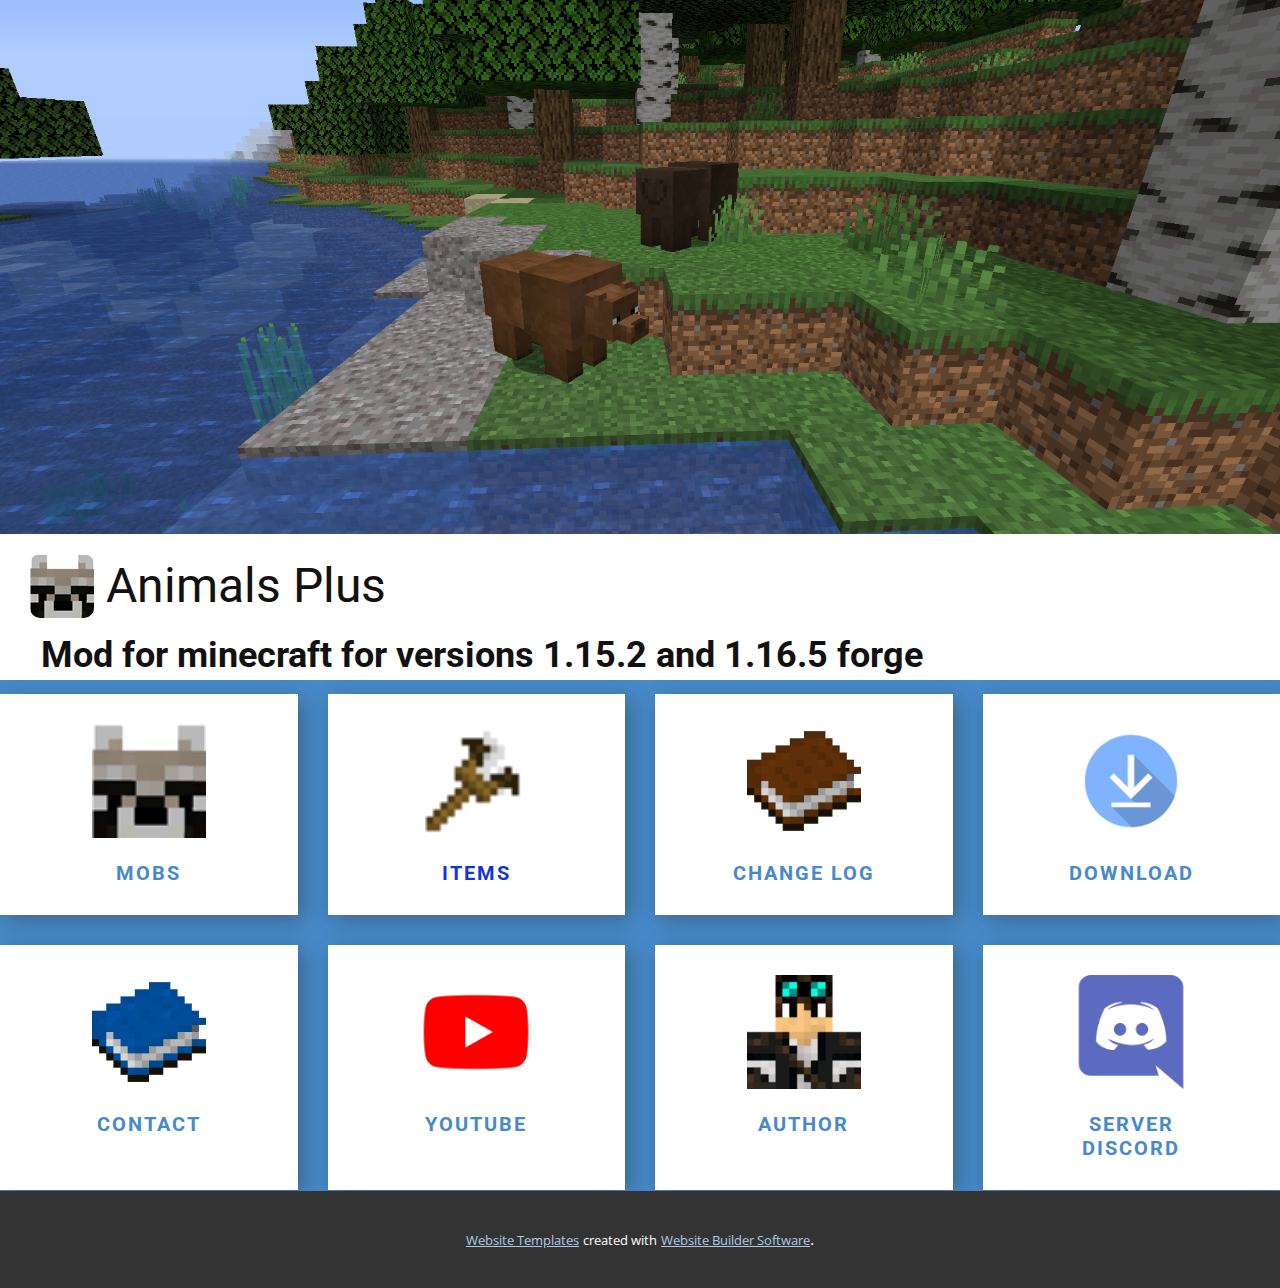
<file: index.html>
<!DOCTYPE html>
<html style="font-size: 16px;">
  <head>
    <meta name="viewport" content="width=device-width, initial-scale=1.0">
    <meta charset="utf-8">
    <meta name="keywords" content="Animals Plus, Mod for minecraft for versions 1.15.2 and 1.16.5 forge">
    <meta name="description" content="">
    <meta name="page_type" content="np-template-header-footer-from-plugin">
    <title>Home</title>
    <link rel="stylesheet" href="nicepage.css" media="screen">
<link rel="stylesheet" href="Home.css" media="screen">
    <script class="u-script" type="text/javascript" src="jquery.js" defer=""></script>
    <script class="u-script" type="text/javascript" src="nicepage.js" defer=""></script>
    <meta name="generator" content="Nicepage 3.18.2, nicepage.com">
    <link id="u-theme-google-font" rel="stylesheet" href="https://fonts.googleapis.com/css?family=Roboto:100,100i,300,300i,400,400i,500,500i,700,700i,900,900i|Open+Sans:300,300i,400,400i,600,600i,700,700i,800,800i">
    
    
    <script type="application/ld+json">{
		"@context": "http://schema.org",
		"@type": "Organization",
		"name": ""
}</script>
    <meta name="theme-color" content="#478ac9">
    <meta property="og:title" content="Home">
    <meta property="og:type" content="website">
  </head>
  <body data-home-page="Home.html" data-home-page-title="Home" class="u-body">
    <section class="u-clearfix u-grey-5 u-section-1" id="carousel_2e33">
      <div class="u-absolute-hcenter-md u-absolute-hcenter-sm u-absolute-hcenter-xs u-expanded u-palette-1-base u-shape u-shape-rectangle u-shape-1"></div>
      <img class="u-expanded-width u-image u-image-1" src="images/2021-06-23_12.png" data-image-width="1600" data-image-height="834">
      <div class="u-align-left u-container-style u-group u-white u-group-1">
        <div class="u-container-layout u-container-layout-1">
          <img class="u-image u-image-round u-preserve-proportions u-radius-10 u-image-2" src="images/637537427555708244.png?rand=3f7e" alt="" data-image-width="64" data-image-height="64">
          <h2 class="u-text u-text-1">Animals Plus</h2>
          <h2 class="u-text u-text-2">Mod for minecraft for versions 1.15.2 and 1.16.5 forge<br>
          </h2>
        </div>
      </div>
      <div class="u-expanded-width u-list u-list-1">
        <div class="u-repeater u-repeater-1">
          <div class="u-container-style u-list-item u-repeater-item u-video-cover u-white u-list-item-1" data-href="Mobs.html" data-page-id="531124518">
            <div class="u-container-layout u-similar-container u-valign-top u-container-layout-2"><span class="u-file-icon u-icon u-icon-rectangle u-icon-1" data-href="Mobs.html" data-page-id="531124518"><img src="images/637537427555708244.png" alt=""></span>
              <h4 class="u-align-center u-text u-text-custom-color-1 u-text-3">
                <a class="u-active-none u-border-none u-btn u-button-link u-button-style u-hover-none u-none u-text-palette-1-base u-btn-1" href="Mobs.html" data-page-id="531124518">Mobs</a>
              </h4>
            </div>
          </div>
          <div class="u-align-center u-container-style u-list-item u-repeater-item u-video-cover u-white u-list-item-2">
            <div class="u-container-layout u-similar-container u-valign-top u-container-layout-3"><span class="u-file-icon u-icon u-icon-rectangle u-icon-2"><img src="images/123.png" alt=""></span>
              <h4 class="u-align-center u-text u-text-custom-color-1 u-text-4">items</h4>
            </div>
          </div>
          <div class="u-align-center u-container-style u-list-item u-repeater-item u-video-cover u-white u-list-item-3" data-href="CHANGE-LOG.html" data-page-id="2320202214">
            <div class="u-container-layout u-similar-container u-valign-top u-container-layout-4"><span class="u-file-icon u-icon u-icon-rectangle u-icon-3" data-href="CHANGE-LOG.html" data-page-id="2320202214"><img src="images/log.png" alt=""></span>
              <h4 class="u-align-center u-text u-text-custom-color-1 u-text-5">
                <a class="u-active-none u-border-none u-btn u-button-link u-button-style u-hover-none u-none u-text-palette-1-base u-btn-2" href="CHANGE-LOG.html" data-page-id="2320202214">Change log</a>
              </h4>
            </div>
          </div>
          <div class="u-align-center u-container-style u-list-item u-repeater-item u-video-cover u-white u-list-item-4" data-href="https://www.curseforge.com/minecraft/mc-mods/animals-plus/files" data-target="_blank">
            <div class="u-container-layout u-similar-container u-valign-top u-container-layout-5"><span class="u-file-icon u-icon u-icon-rectangle u-icon-4" data-href="https://www.curseforge.com/minecraft/mc-mods/animals-plus/files" data-target="_blank"><img src="images/unnamed.png" alt=""></span>
              <h4 class="u-align-center u-text u-text-custom-color-1 u-text-6">
                <a class="u-active-none u-border-none u-btn u-button-link u-button-style u-hover-none u-none u-text-palette-1-base u-btn-3" href="https://www.curseforge.com/minecraft/mc-mods/animals-plus/files" target="_blank">Download</a>
              </h4>
            </div>
          </div>
          <div class="u-align-center u-container-style u-list-item u-repeater-item u-video-cover u-white u-list-item-5" data-href="Contact.html" data-page-id="661429160">
            <div class="u-container-layout u-similar-container u-valign-top u-container-layout-6"><span class="u-file-icon u-icon u-icon-rectangle u-icon-5" data-href="Contact.html" data-page-id="661429160" data-target="_blank"><img src="images/2021-06-24_10.54.00.jpg" alt=""></span>
              <h4 class="u-align-center u-text u-text-custom-color-1 u-text-7">
                <a class="u-active-none u-border-none u-btn u-button-link u-button-style u-hover-none u-none u-text-palette-1-base u-btn-4" href="Contact.html" data-page-id="661429160" target="_blank">Contact</a>
              </h4>
            </div>
          </div>
          <div class="u-align-center u-container-style u-list-item u-repeater-item u-video-cover u-white u-list-item-6" data-href="https://www.youtube.com/playlist?list=PLyMdJO43SpjPPXoDV9eFtKrUjbxL6yebN" data-target="_blank">
            <div class="u-container-layout u-similar-container u-valign-top u-container-layout-7"><span class="u-file-icon u-icon u-icon-rectangle u-icon-6" data-href="https://www.youtube.com/playlist?list=PLyMdJO43SpjPPXoDV9eFtKrUjbxL6yebN" data-target="_blank"><img src="images/unnamed1.png" alt=""></span>
              <h4 class="u-align-center u-text u-text-custom-color-1 u-text-8">
                <a class="u-active-none u-border-none u-btn u-button-link u-button-style u-hover-none u-none u-text-palette-1-base u-btn-5" href="https://www.youtube.com/playlist?list=PLyMdJO43SpjPPXoDV9eFtKrUjbxL6yebN" target="_blank">YouTube</a>
              </h4>
            </div>
          </div>
          <div class="u-align-center u-container-style u-list-item u-repeater-item u-video-cover u-white u-list-item-7" data-href="Author.html" data-page-id="25162995">
            <div class="u-container-layout u-similar-container u-valign-top u-container-layout-8"><span class="u-file-icon u-icon u-icon-rectangle u-icon-7" data-href="Author.html" data-page-id="25162995"><img src="images/f326760f-4ddb-4524-a5f4-746518c701e4-profile_image-300x300.png" alt=""></span>
              <h4 class="u-align-center u-text u-text-custom-color-1 u-text-9">
                <a class="u-active-none u-border-none u-btn u-button-link u-button-style u-hover-none u-none u-text-palette-1-base u-btn-6" href="Author.html" data-page-id="25162995">author</a>
              </h4>
            </div>
          </div>
          <div class="u-align-center u-container-style u-list-item u-repeater-item u-video-cover u-white u-list-item-8" data-href="https://discord.com/invite/Zf4X2puDx2" data-target="_blank">
            <div class="u-container-layout u-similar-container u-valign-top u-container-layout-9"><span class="u-file-icon u-icon u-icon-rectangle u-icon-8" data-href="https://discord.com/invite/Zf4X2puDx2" data-target="_blank"><img src="images/2111370.png" alt=""></span>
              <h4 class="u-align-center u-text u-text-custom-color-1 u-text-10">
                <a class="u-active-none u-border-none u-btn u-button-link u-button-style u-hover-none u-none u-text-palette-1-base u-btn-7" href="https://discord.com/invite/Zf4X2puDx2" target="_blank">Server discord</a>
              </h4>
            </div>
          </div>
        </div>
      </div>
    </section>
    
    
    
    <section class="u-backlink u-clearfix u-grey-80">
      <a class="u-link" href="https://nicepage.com/website-templates" target="_blank">
        <span>Website Templates</span>
      </a>
      <p class="u-text">
        <span>created with</span>
      </p>
      <a class="u-link" href="https://nicepage.com/" target="_blank">
        <span>Website Builder Software</span>
      </a>. 
    </section>
  </body>
</html>
</file>
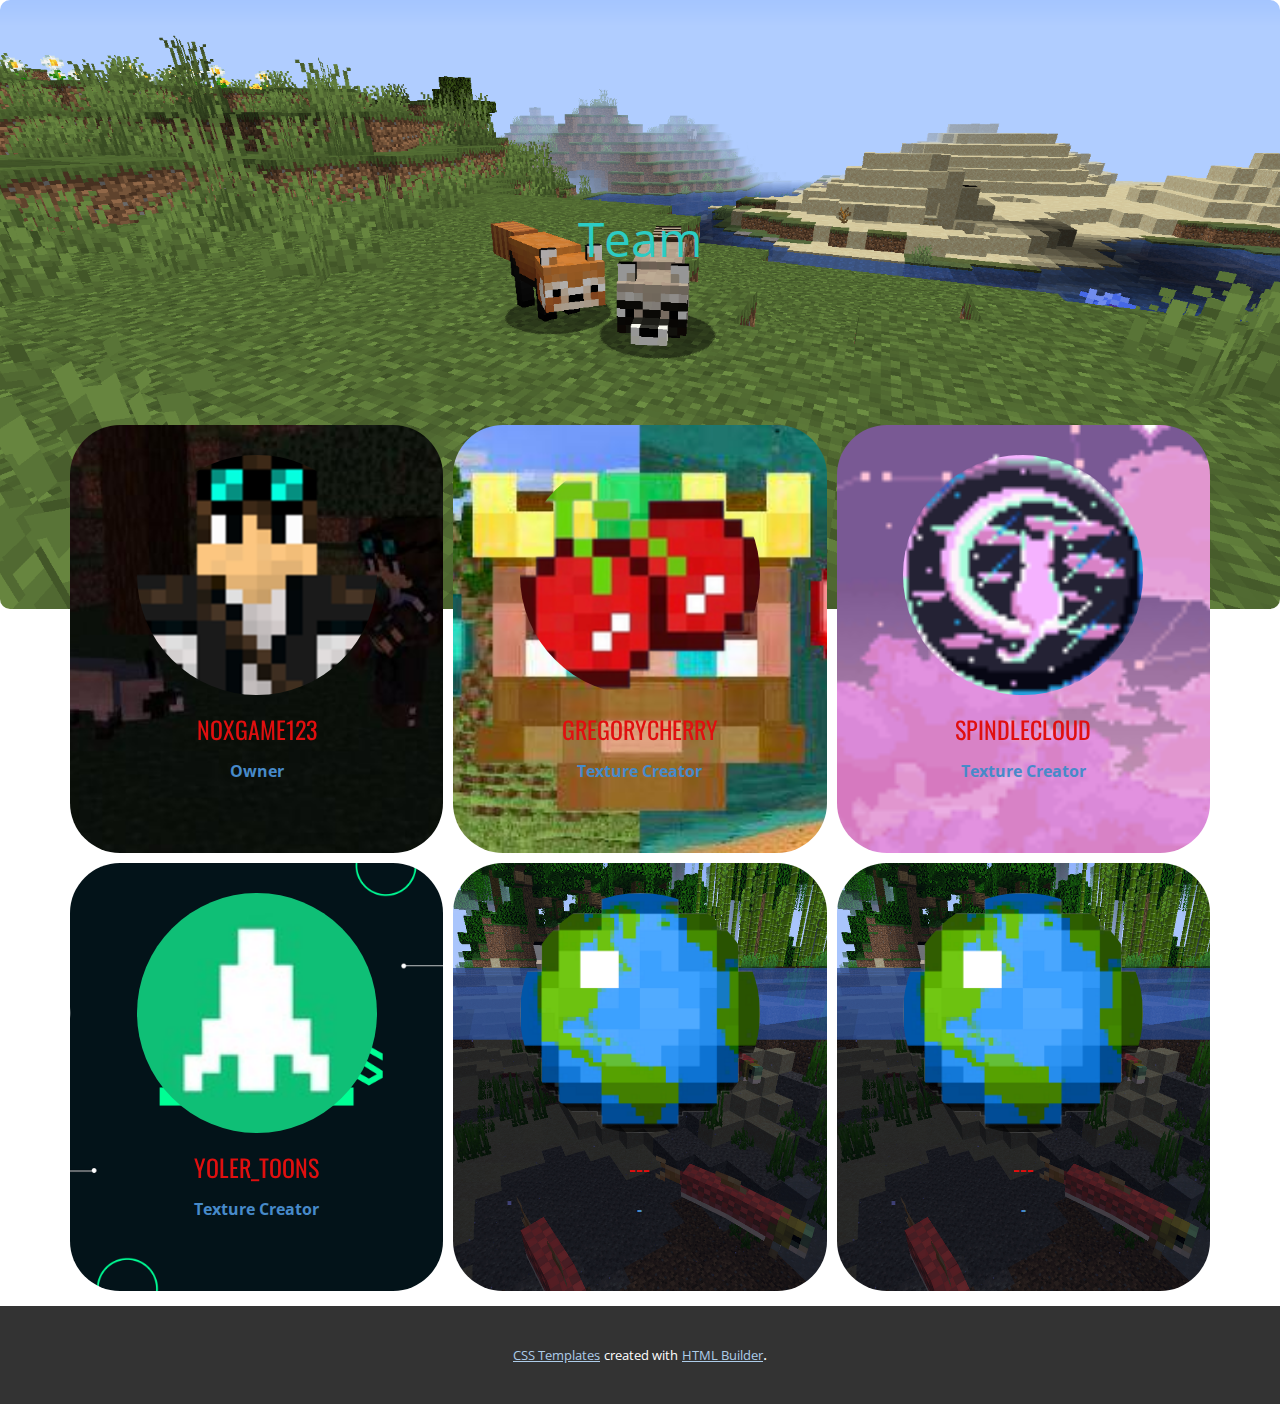
<file: Author.html>
<!DOCTYPE html>
<html style="font-size: 16px;">
  <head>
    <meta name="viewport" content="width=device-width, initial-scale=1.0">
    <meta charset="utf-8">
    <meta name="keywords" content="Author">
    <meta name="description" content="">
    <meta name="page_type" content="np-template-header-footer-from-plugin">
    <title>Author</title>
    <link rel="stylesheet" href="nicepage.css" media="screen">
<link rel="stylesheet" href="Author.css" media="screen">
    <script class="u-script" type="text/javascript" src="jquery.js" defer=""></script>
    <script class="u-script" type="text/javascript" src="nicepage.js" defer=""></script>
    <meta name="generator" content="Nicepage 3.18.2, nicepage.com">
    <link id="u-theme-google-font" rel="stylesheet" href="https://fonts.googleapis.com/css?family=Roboto:100,100i,300,300i,400,400i,500,500i,700,700i,900,900i|Open+Sans:300,300i,400,400i,600,600i,700,700i,800,800i">
    <link id="u-page-google-font" rel="stylesheet" href="https://fonts.googleapis.com/css?family=Oswald:200,300,400,500,600,700">
    
    
    <script type="application/ld+json">{
		"@context": "http://schema.org",
		"@type": "Organization",
		"name": ""
}</script>
    <meta name="theme-color" content="#478ac9">
    <meta property="og:title" content="Author">
    <meta property="og:type" content="website">
  </head>
  <body class="u-body">
    <section class="u-align-center u-clearfix u-valign-top u-section-1" id="carousel_00d5">
      <img class="u-expanded-width u-image u-image-round u-image-1" src="images/2021-04-11_15.png" data-image-width="1600" data-image-height="834">
      <div class="u-list u-list-1">
        <div class="u-repeater u-repeater-1">
          <div class="u-align-center u-container-style u-custom-background u-image u-image-round u-list-item u-opacity u-opacity-90 u-radius-50 u-repeater-item u-image-2" data-image-width="500" data-image-height="294" data-href="https://www.planetminecraft.com/member/noxgame123/">
            <div class="u-container-layout u-similar-container u-container-layout-1">
              <div alt="" class="u-image u-image-circle u-image-3" data-image-width="300" data-image-height="300" data-href="https://www.planetminecraft.com/member/noxgame123/"></div>
              <h3 class="u-align-center u-custom-font u-font-oswald u-text u-text-custom-color-2 u-text-1" data-animation-name="fadeIn" data-animation-duration="1000" data-animation-delay="0">
                <a href="https://www.planetminecraft.com/member/noxgame123/" title="NoxGame123" class="u-active-none u-border-none u-btn u-button-link u-button-style u-hover-none u-none u-text-custom-color-2 u-btn-1">NoxGame123</a>
              </h3>
              <p class="u-align-center u-text u-text-palette-1-base u-text-2">
                <a class="u-active-none u-border-none u-btn u-button-link u-button-style u-hover-none u-none u-text-palette-1-base u-btn-2" href="https://www.planetminecraft.com/member/noxgame123/">Owner</a>
              </p>
            </div>
          </div>
          <div class="u-align-center u-container-style u-image u-image-round u-list-item u-opacity u-opacity-90 u-radius-50 u-repeater-item u-image-4" data-image-width="1280" data-image-height="233" data-href="https://www.planetminecraft.com/member/gregorycherry/">
            <div class="u-container-layout u-similar-container u-container-layout-2">
              <div alt="" class="u-image u-image-circle u-image-5" data-image-width="120" data-image-height="120" data-href="https://www.planetminecraft.com/member/gregorycherry/"></div>
              <h3 class="u-align-center u-custom-font u-font-oswald u-text u-text-custom-color-2 u-text-3" data-animation-name="fadeIn" data-animation-duration="1000" data-animation-delay="0">
                <a href="https://www.planetminecraft.com/member/gregorycherry/" title="GregoryCherry" class="u-active-none u-border-none u-btn u-button-link u-button-style u-hover-none u-none u-text-custom-color-2 u-btn-3">GregoryCherry</a>
              </h3>
              <p class="u-align-center u-text u-text-palette-1-base u-text-4">
                <a class="u-active-none u-border-none u-btn u-button-link u-button-style u-hover-none u-none u-text-palette-1-base u-btn-4" href="https://www.planetminecraft.com/member/gregorycherry/">Texture Creator</a>
              </p>
            </div>
          </div>
          <div class="u-align-center u-container-style u-custom-background u-image u-image-round u-list-item u-opacity u-opacity-90 u-radius-50 u-repeater-item u-image-6" data-image-width="370" data-image-height="100" data-href="https://www.planetminecraft.com/member/spindlecloud/">
            <div class="u-container-layout u-similar-container u-container-layout-3">
              <div alt="" class="u-image u-image-circle u-image-7" data-image-width="150" data-image-height="150" data-href="https://www.planetminecraft.com/member/spindlecloud/"></div>
              <h3 class="u-align-center u-custom-font u-font-oswald u-text u-text-custom-color-2 u-text-5" data-animation-name="fadeIn" data-animation-duration="1000" data-animation-delay="0">
                <a href="https://www.planetminecraft.com/member/spindlecloud/" class="u-active-none u-border-none u-btn u-button-link u-button-style u-hover-none u-none u-text-custom-color-2 u-btn-5">SpindleCloud</a>
              </h3>
              <p class="u-align-center u-text u-text-palette-1-base u-text-6">
                <a class="u-active-none u-border-none u-btn u-button-link u-button-style u-hover-none u-none u-text-palette-1-base u-btn-6" href="https://www.planetminecraft.com/member/spindlecloud/">Texture Creator</a>
              </p>
            </div>
          </div>
          <div class="u-align-center u-container-style u-custom-background u-image u-image-round u-list-item u-opacity u-opacity-90 u-radius-50 u-repeater-item u-image-8" data-image-width="1920" data-image-height="1080" data-href="https://www.planetminecraft.com/member/yoler_toons/">
            <div class="u-container-layout u-similar-container u-container-layout-4">
              <div alt="" class="u-image u-image-circle u-image-9" data-image-width="120" data-image-height="113" data-href="https://www.planetminecraft.com/member/yoler_toons/"></div>
              <h3 class="u-align-center u-custom-font u-font-oswald u-text u-text-custom-color-2 u-text-7" data-animation-name="fadeIn" data-animation-duration="1000" data-animation-delay="0">
                <a href="https://www.planetminecraft.com/member/yoler_toons/" class="u-active-none u-border-none u-btn u-button-link u-button-style u-hover-none u-none u-text-custom-color-2 u-btn-7">Yoler_Toons</a>
              </h3>
              <p class="u-align-center u-text u-text-palette-1-base u-text-8">
                <a class="u-active-none u-border-none u-btn u-button-link u-button-style u-hover-none u-none u-text-palette-1-base u-btn-8" href="https://www.planetminecraft.com/member/yoler_toons/">Texture Creator</a>
              </p>
            </div>
          </div>
          <div class="u-align-center u-container-style u-custom-background u-image u-image-round u-list-item u-opacity u-opacity-90 u-radius-50 u-repeater-item u-image-10" data-image-width="1600" data-image-height="834">
            <div class="u-container-layout u-similar-container u-container-layout-5">
              <div alt="" class="u-image u-image-circle u-image-11" data-image-width="500" data-image-height="500"></div>
              <h3 class="u-align-center u-custom-font u-font-oswald u-text u-text-custom-color-2 u-text-9" data-animation-name="fadeIn" data-animation-duration="1000" data-animation-delay="0">---</h3>
              <p class="u-align-center u-text u-text-palette-1-base u-text-10">-</p>
            </div>
          </div>
          <div class="u-align-center u-container-style u-custom-background u-image u-image-round u-list-item u-opacity u-opacity-90 u-radius-50 u-repeater-item u-image-12" data-image-width="1600" data-image-height="834">
            <div class="u-container-layout u-similar-container u-container-layout-6">
              <div alt="" class="u-image u-image-circle u-image-13" data-image-width="500" data-image-height="500"></div>
              <h3 class="u-align-center u-custom-font u-font-oswald u-text u-text-custom-color-2 u-text-11" data-animation-name="fadeIn" data-animation-duration="1000" data-animation-delay="0">---</h3>
              <p class="u-align-center u-text u-text-palette-1-base u-text-12">-</p>
            </div>
          </div>
        </div>
      </div>
      <p class="u-text u-text-default u-text-palette-4-dark-1 u-text-13">Team</p>
    </section>
    
    
    
    <section class="u-backlink u-clearfix u-grey-80">
      <a class="u-link" href="https://nicepage.com/css-templates" target="_blank">
        <span>CSS Templates</span>
      </a>
      <p class="u-text">
        <span>created with</span>
      </p>
      <a class="u-link" href="https://nicepage.com/html-website-builder" target="_blank">
        <span>HTML Builder</span>
      </a>. 
    </section>
  </body>
</html>
</file>
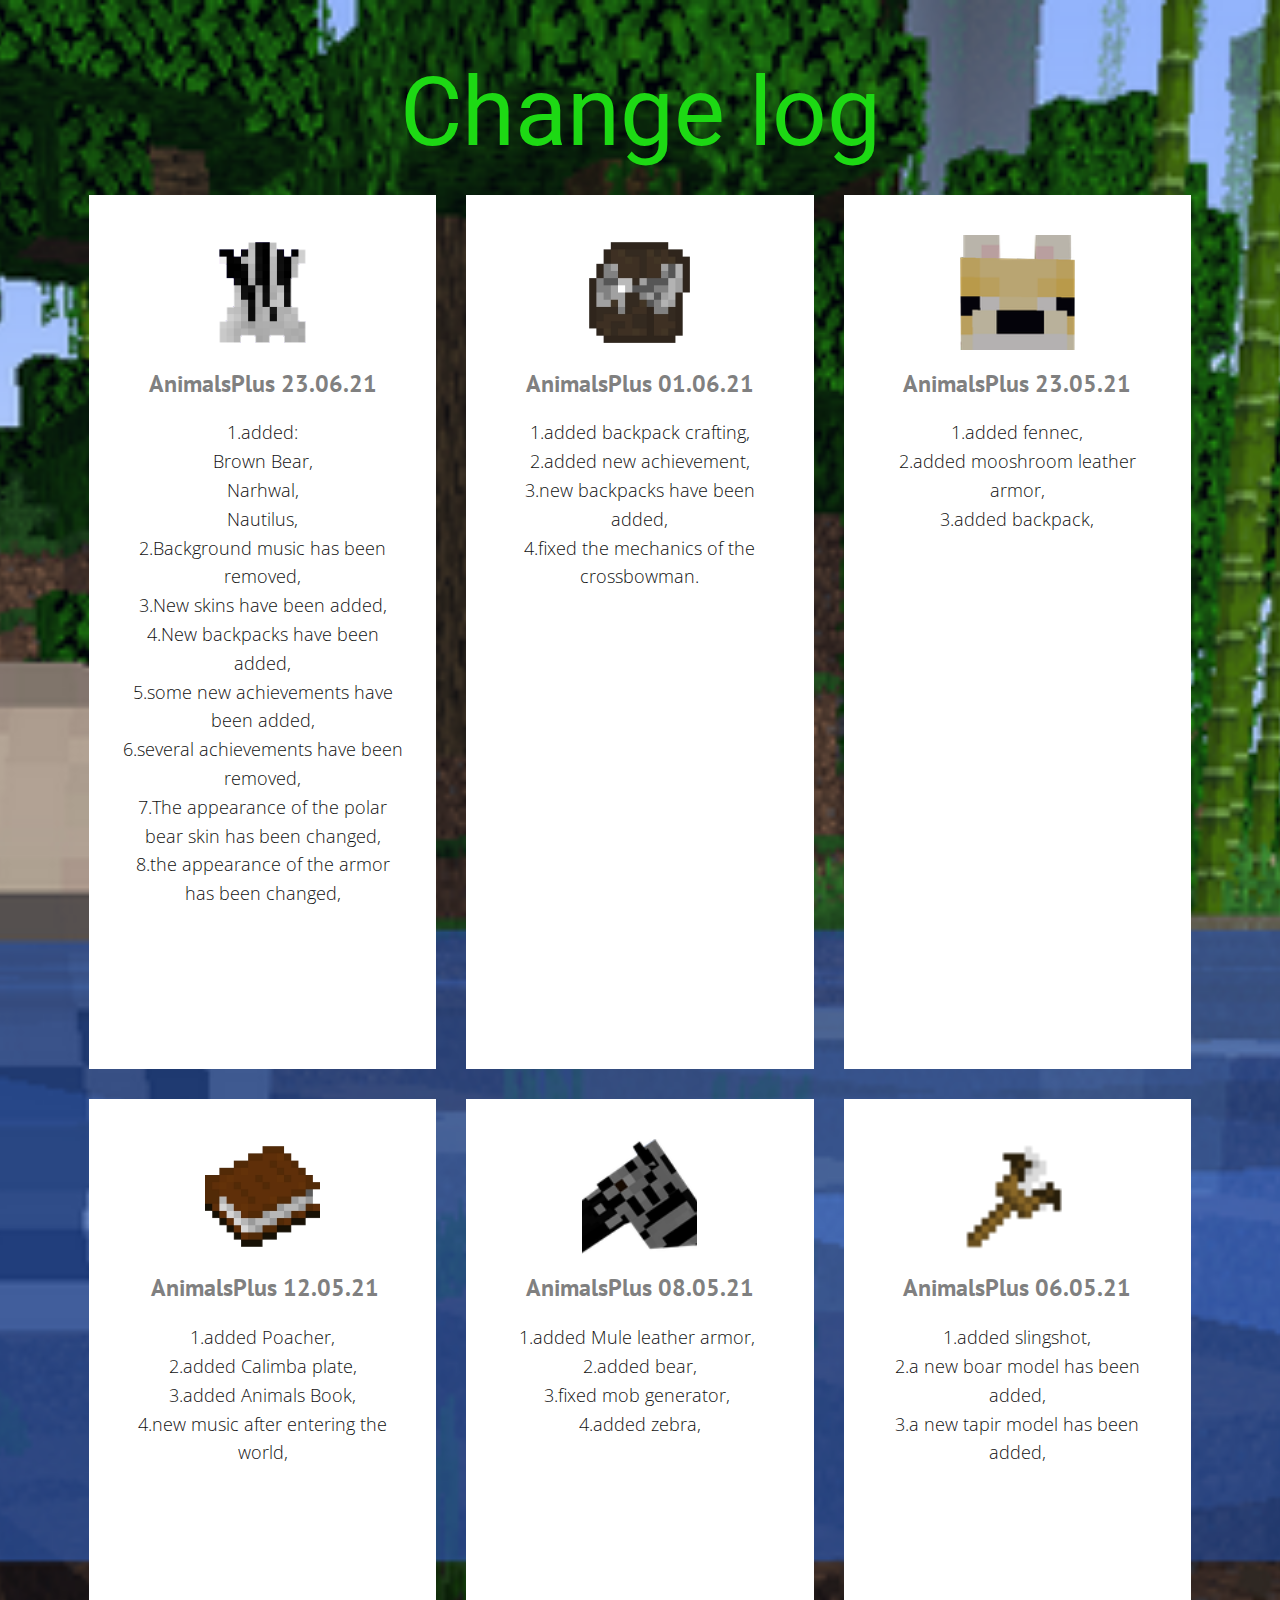
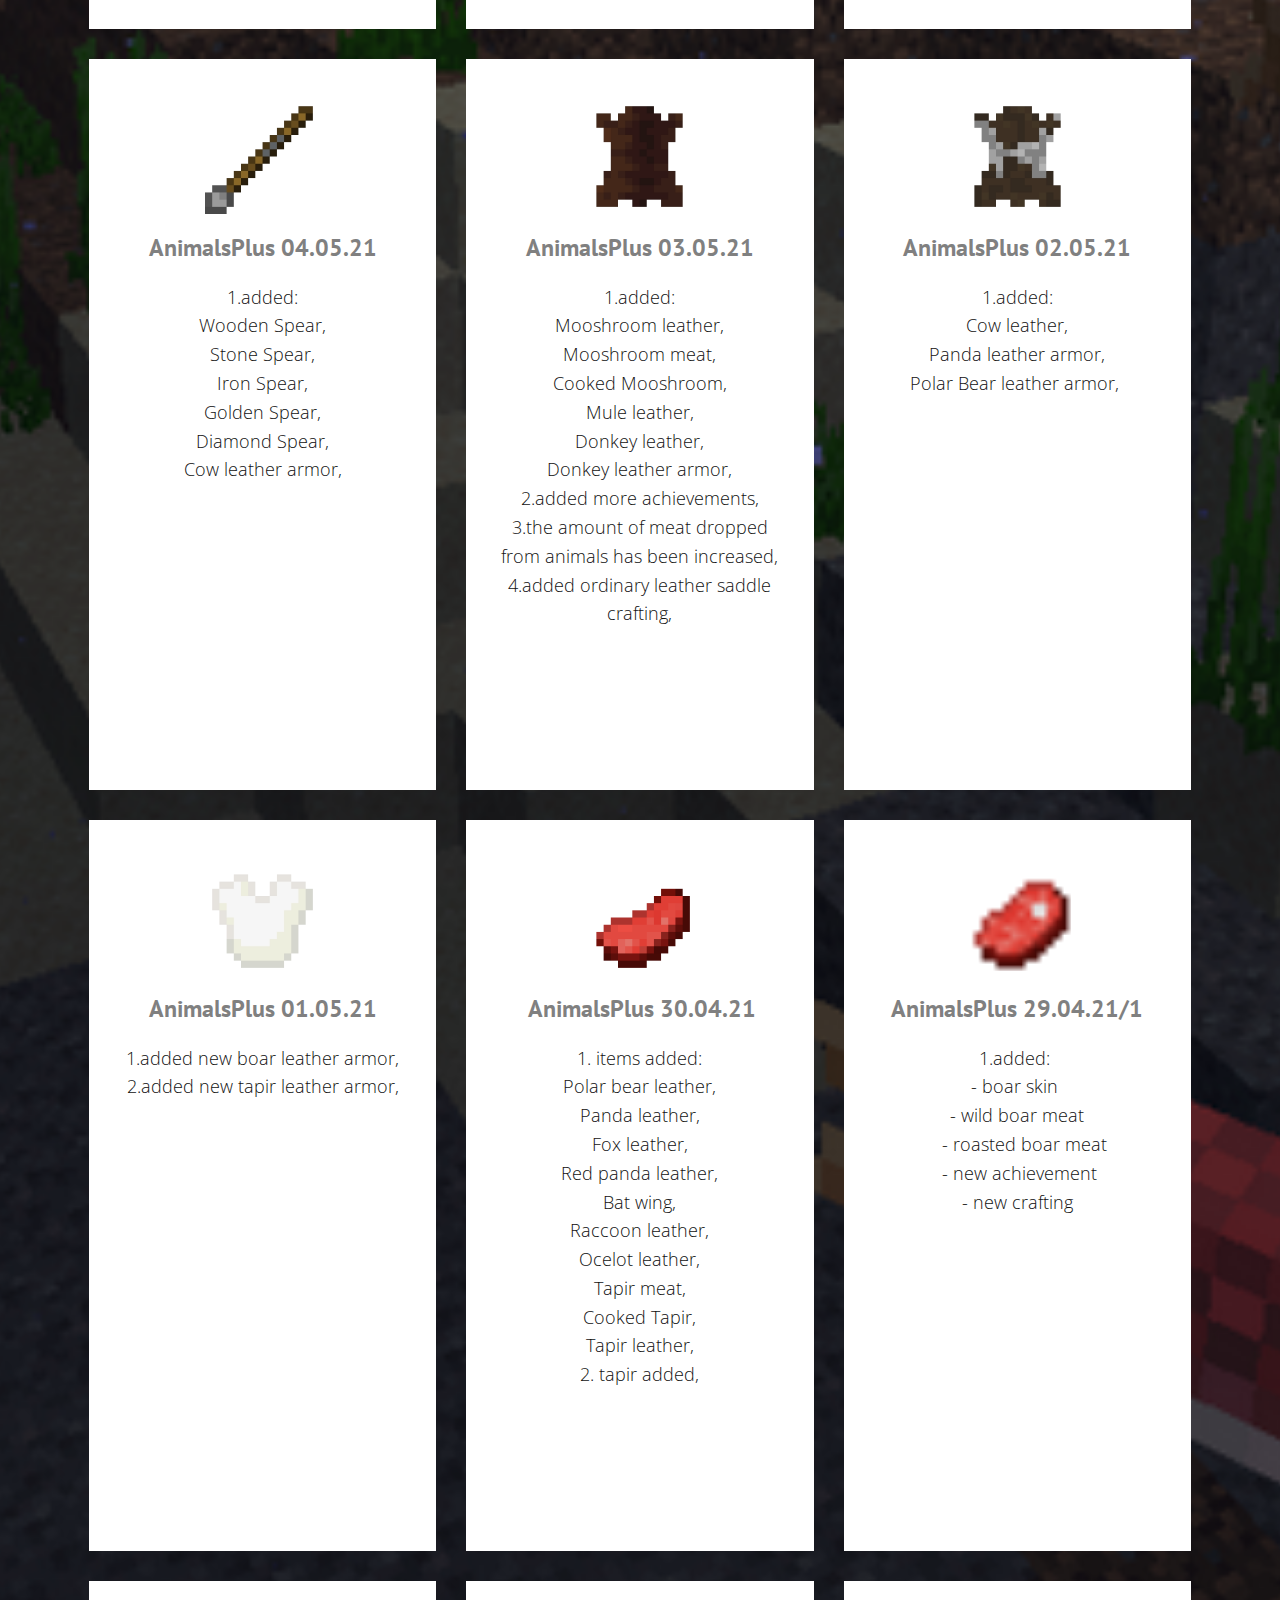
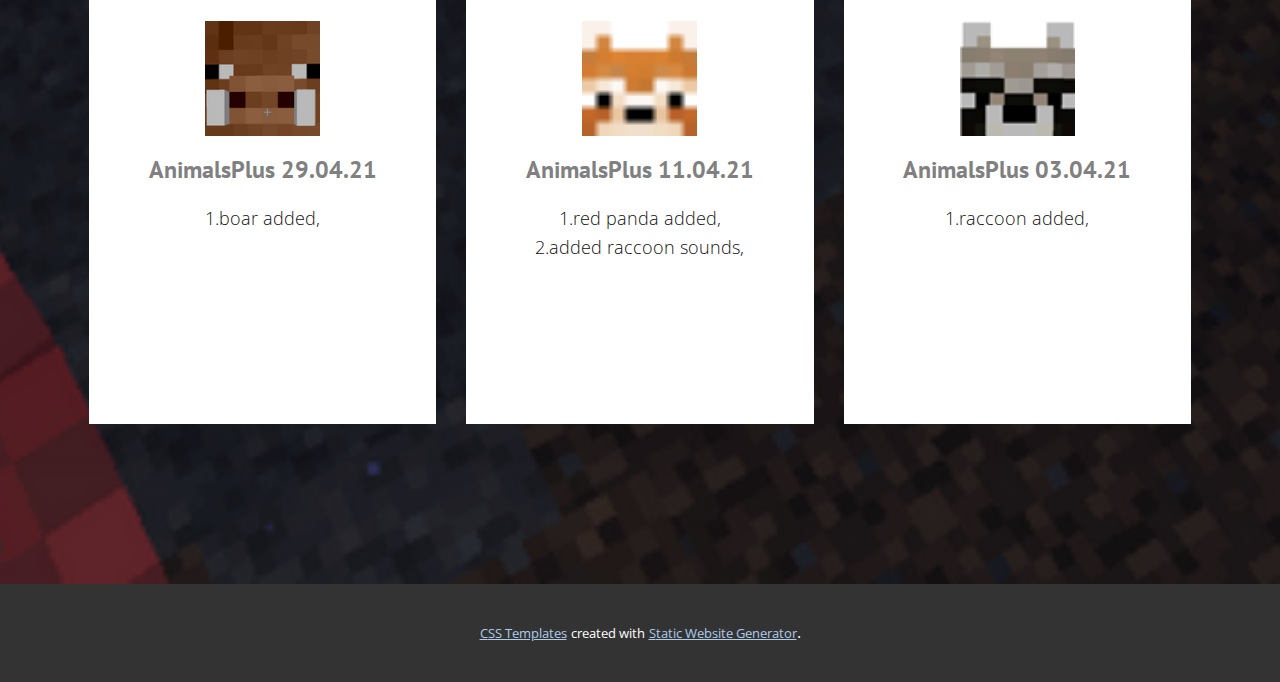
<file: CHANGE-LOG.html>
<!DOCTYPE html>
<html style="font-size: 16px;">
  <head>
    <meta name="viewport" content="width=device-width, initial-scale=1.0">
    <meta charset="utf-8">
    <meta name="keywords" content="​​Change log">
    <meta name="description" content="">
    <meta name="page_type" content="np-template-header-footer-from-plugin">
    <title>Change log</title>
    <link rel="stylesheet" href="nicepage.css" media="screen">
<link rel="stylesheet" href="CHANGE-LOG.css" media="screen">
    <script class="u-script" type="text/javascript" src="jquery.js" defer=""></script>
    <script class="u-script" type="text/javascript" src="nicepage.js" defer=""></script>
    <meta name="generator" content="Nicepage 3.18.2, nicepage.com">
    <link id="u-theme-google-font" rel="stylesheet" href="https://fonts.googleapis.com/css?family=Roboto:100,100i,300,300i,400,400i,500,500i,700,700i,900,900i|Open+Sans:300,300i,400,400i,600,600i,700,700i,800,800i">
    <link id="u-page-google-font" rel="stylesheet" href="https://fonts.googleapis.com/css?family=PT+Sans:400,400i,700,700i">
    
    
    <script type="application/ld+json">{
		"@context": "http://schema.org",
		"@type": "Organization",
		"name": ""
}</script>
    <meta name="theme-color" content="#478ac9">
    <meta property="og:title" content="Change log">
    <meta property="og:type" content="website">
  </head>
  <body class="u-body">
    <section class="u-align-center u-clearfix u-image u-section-1" id="carousel_b599" data-image-width="1600" data-image-height="834">
      <h1 class="u-text u-text-1">
        <span class="u-text-custom-color-3">Change </span>
        <span class="u-text-custom-color-3">log</span>
        <br>
      </h1>
      <div class="u-border-no-bottom u-border-no-left u-border-no-right u-border-no-top u-expanded-width u-opacity u-opacity-55 u-shape u-shape-rectangle u-shape-1"></div>
      <div class="u-list u-list-1">
        <div class="u-repeater u-repeater-1">
          <div class="u-align-center u-container-style u-list-item u-repeater-item u-white u-list-item-1">
            <div class="u-container-layout u-similar-container u-container-layout-1"><span class="u-file-icon u-icon u-icon-rectangle u-text-palette-1-base u-icon-1"><img src="images/7.png" alt=""></span>
              <h3 class="u-custom-font u-font-pt-sans u-text u-text-grey-50 u-text-2">AnimalsPlus 23.06.21</h3>
              <p class="u-text u-text-3">1.added: <br>Brown Bear, <br>Narhwal, <br>Nautilus, <br>2.Background music has been removed, <br>3.New skins have been added, <br>4.New backpacks have been added, <br>5.some new achievements have been added, <br>6.several achievements have been removed, <br>7.The appearance of the polar bear skin has been changed, <br>8.the appearance of the armor has been changed,
              </p>
            </div>
          </div>
          <div class="u-align-center u-container-style u-list-item u-repeater-item u-video-cover u-white">
            <div class="u-container-layout u-similar-container u-container-layout-2"><span class="u-file-icon u-icon u-icon-rectangle u-text-palette-1-base u-icon-2"><img src="images/6.png" alt=""></span>
              <h3 class="u-custom-font u-font-pt-sans u-text u-text-grey-50 u-text-4">AnimalsPlus 01.06.21</h3>
              <p class="u-text u-text-5">1.added backpack crafting, <br>2.added new achievement, <br>3.new backpacks have been added, <br>4.fixed the mechanics of the crossbowman.
              </p>
            </div>
          </div>
          <div class="u-align-center u-container-style u-list-item u-repeater-item u-video-cover u-white">
            <div class="u-container-layout u-similar-container u-container-layout-3"><span class="u-file-icon u-icon u-icon-rectangle u-text-palette-1-base u-icon-3"><img src="images/849227930328104972.png" alt=""></span>
              <h3 class="u-custom-font u-font-pt-sans u-text u-text-grey-50 u-text-6">AnimalsPlus 23.05.21</h3>
              <p class="u-text u-text-7">1.added fennec, <br>2.added mooshroom leather armor, <br>3.added backpack,
              </p>
            </div>
          </div>
          <div class="u-align-center u-container-style u-list-item u-repeater-item u-video-cover u-white">
            <div class="u-container-layout u-similar-container u-container-layout-4"><span class="u-file-icon u-icon u-icon-rectangle u-text-palette-1-base u-icon-4"><img src="images/log.png" alt=""></span>
              <h3 class="u-custom-font u-font-pt-sans u-text u-text-grey-50 u-text-8">&nbsp;AnimalsPlus 12.05.21</h3>
              <p class="u-text u-text-9">1.added Poacher, <br>2.added Calimba plate, <br>3.added Animals Book, <br>4.new music after entering the world,
              </p>
            </div>
          </div>
          <div class="u-align-center u-container-style u-list-item u-repeater-item u-video-cover u-white">
            <div class="u-container-layout u-similar-container u-container-layout-5"><span class="u-file-icon u-icon u-icon-rectangle u-text-palette-1-base u-icon-5"><img src="images/849229034679566386.png" alt=""></span>
              <h3 class="u-custom-font u-font-pt-sans u-text u-text-grey-50 u-text-10">AnimalsPlus 08.05.21</h3>
              <p class="u-text u-text-11">1.added Mule leather armor,&nbsp;<br>2.added bear,<br>3.fixed mob generator,&nbsp;<br>4.added zebra,
              </p>
            </div>
          </div>
          <div class="u-align-center u-container-style u-list-item u-repeater-item u-video-cover u-white">
            <div class="u-container-layout u-similar-container u-container-layout-6"><span class="u-file-icon u-icon u-icon-rectangle u-text-palette-1-base u-icon-6"><img src="images/5.png" alt=""></span>
              <h3 class="u-custom-font u-font-pt-sans u-text u-text-grey-50 u-text-12">AnimalsPlus 06.05.21</h3>
              <p class="u-text u-text-13">1.added slingshot,<br>2.a new boar model has been added,<br>3.a new tapir model has been added,
              </p>
            </div>
          </div>
          <div class="u-align-center u-container-style u-list-item u-repeater-item u-video-cover u-white">
            <div class="u-container-layout u-similar-container u-container-layout-7"><span class="u-file-icon u-icon u-icon-rectangle u-text-palette-1-base u-icon-7"><img src="images/4.png" alt=""></span>
              <h3 class="u-custom-font u-font-pt-sans u-text u-text-grey-50 u-text-14">AnimalsPlus 04.05.21</h3>
              <p class="u-text u-text-15">1.added: <br>Wooden Spear, <br>Stone Spear, <br>Iron Spear, <br>Golden Spear, <br>Diamond Spear, <br>Cow leather armor,
              </p>
            </div>
          </div>
          <div class="u-align-center u-container-style u-list-item u-repeater-item u-video-cover u-white">
            <div class="u-container-layout u-similar-container u-container-layout-8"><span class="u-file-icon u-icon u-icon-rectangle u-text-palette-1-base u-icon-8"><img src="images/3.png" alt=""></span>
              <h3 class="u-custom-font u-font-pt-sans u-text u-text-grey-50 u-text-16">AnimalsPlus 03.05.21</h3>
              <p class="u-text u-text-17">1.added: <br>Mooshroom leather, <br>Mooshroom meat, <br>Cooked Mooshroom, <br>Mule leather, <br>Donkey leather, <br>Donkey leather armor, <br>2.added more achievements, <br>3.the amount of meat dropped from animals has been increased, <br>4.added ordinary leather saddle crafting,
              </p>
            </div>
          </div>
          <div class="u-align-center u-container-style u-list-item u-repeater-item u-video-cover u-white">
            <div class="u-container-layout u-similar-container u-container-layout-9"><span class="u-file-icon u-icon u-icon-rectangle u-text-palette-1-base u-icon-9"><img src="images/2.png" alt=""></span>
              <h3 class="u-custom-font u-font-pt-sans u-text u-text-grey-50 u-text-18">AnimalsPlus 02.05.21</h3>
              <p class="u-text u-text-19">1.added: <br>Cow leather, <br>Panda leather armor, <br>Polar Bear leather armor,&nbsp;
              </p>
            </div>
          </div>
          <div class="u-align-center u-container-style u-list-item u-repeater-item u-video-cover u-white">
            <div class="u-container-layout u-similar-container u-container-layout-10"><span class="u-file-icon u-icon u-icon-rectangle u-text-palette-1-base u-icon-10"><img src="images/321.png" alt=""></span>
              <h3 class="u-custom-font u-font-pt-sans u-text u-text-grey-50 u-text-20">AnimalsPlus 01.05.21</h3>
              <p class="u-text u-text-21">1.added new boar leather armor, <br>2.added new tapir leather armor,
              </p>
            </div>
          </div>
          <div class="u-align-center u-container-style u-list-item u-repeater-item u-video-cover u-white">
            <div class="u-container-layout u-similar-container u-container-layout-11"><span class="u-file-icon u-icon u-icon-rectangle u-text-palette-1-base u-icon-11"><img src="images/1234.png" alt=""></span>
              <h3 class="u-custom-font u-font-pt-sans u-text u-text-grey-50 u-text-22">&nbsp;AnimalsPlus 30.04.21</h3>
              <p class="u-text u-text-23">1. items added: <br>Polar bear leather, <br>Panda leather, <br>Fox leather, <br>Red panda leather, <br>Bat wing, <br>Raccoon leather, <br>Ocelot leather, <br>Tapir meat, <br>Cooked Tapir, <br>Tapir leather, <br>2. tapir added,
              </p>
            </div>
          </div>
          <div class="u-align-center u-container-style u-list-item u-repeater-item u-video-cover u-white">
            <div class="u-container-layout u-similar-container u-container-layout-12"><span class="u-file-icon u-icon u-icon-rectangle u-text-palette-1-base u-icon-12"><img src="images/12321.png" alt=""></span>
              <h3 class="u-custom-font u-font-pt-sans u-text u-text-grey-50 u-text-24">AnimalsPlus 29.04.21/1</h3>
              <p class="u-text u-text-25">1.added:&nbsp;<br>- boar skin&nbsp;<br>- wild boar meat<br>&nbsp; &nbsp;- roasted boar meat<br>&nbsp; - new achievement&nbsp;<br>- new crafting
              </p>
            </div>
          </div>
          <div class="u-align-center u-container-style u-list-item u-repeater-item u-video-cover u-white">
            <div class="u-container-layout u-similar-container u-container-layout-13"><span class="u-file-icon u-icon u-icon-rectangle u-text-palette-1-base u-icon-13"><img src="images/849224914158092288.png" alt=""></span>
              <h3 class="u-custom-font u-font-pt-sans u-text u-text-grey-50 u-text-26">AnimalsPlus 29.04.21</h3>
              <p class="u-text u-text-27">1.boar added,</p>
            </div>
          </div>
          <div class="u-align-center u-container-style u-list-item u-repeater-item u-video-cover u-white">
            <div class="u-container-layout u-similar-container u-container-layout-14"><span class="u-file-icon u-icon u-icon-rectangle u-text-palette-1-base u-icon-14"><img src="images/839098444349702164.png" alt=""></span>
              <h3 class="u-custom-font u-font-pt-sans u-text u-text-grey-50 u-text-28">AnimalsPlus 11.04.21</h3>
              <p class="u-text u-text-29">1.red panda added,<br>2.added raccoon sounds,<br>
              </p>
            </div>
          </div>
          <div class="u-align-center u-container-style u-list-item u-repeater-item u-video-cover u-white">
            <div class="u-container-layout u-similar-container u-container-layout-15"><span class="u-file-icon u-icon u-icon-rectangle u-text-palette-1-base u-icon-15"><img src="images/637537427555708244.png" alt=""></span>
              <h3 class="u-custom-font u-font-pt-sans u-text u-text-grey-50 u-text-30">AnimalsPlus 03.04.21</h3>
              <p class="u-text u-text-31">1.raccoon added,</p>
            </div>
          </div>
        </div>
      </div>
    </section>
    
    
    
    <section class="u-backlink u-clearfix u-grey-80">
      <a class="u-link" href="https://nicepage.com/css-templates" target="_blank">
        <span>CSS Templates</span>
      </a>
      <p class="u-text">
        <span>created with</span>
      </p>
      <a class="u-link" href="https://nicepage.com/static-site-generator" target="_blank">
        <span>Static Website Generator</span>
      </a>. 
    </section>
  </body>
</html>
</file>
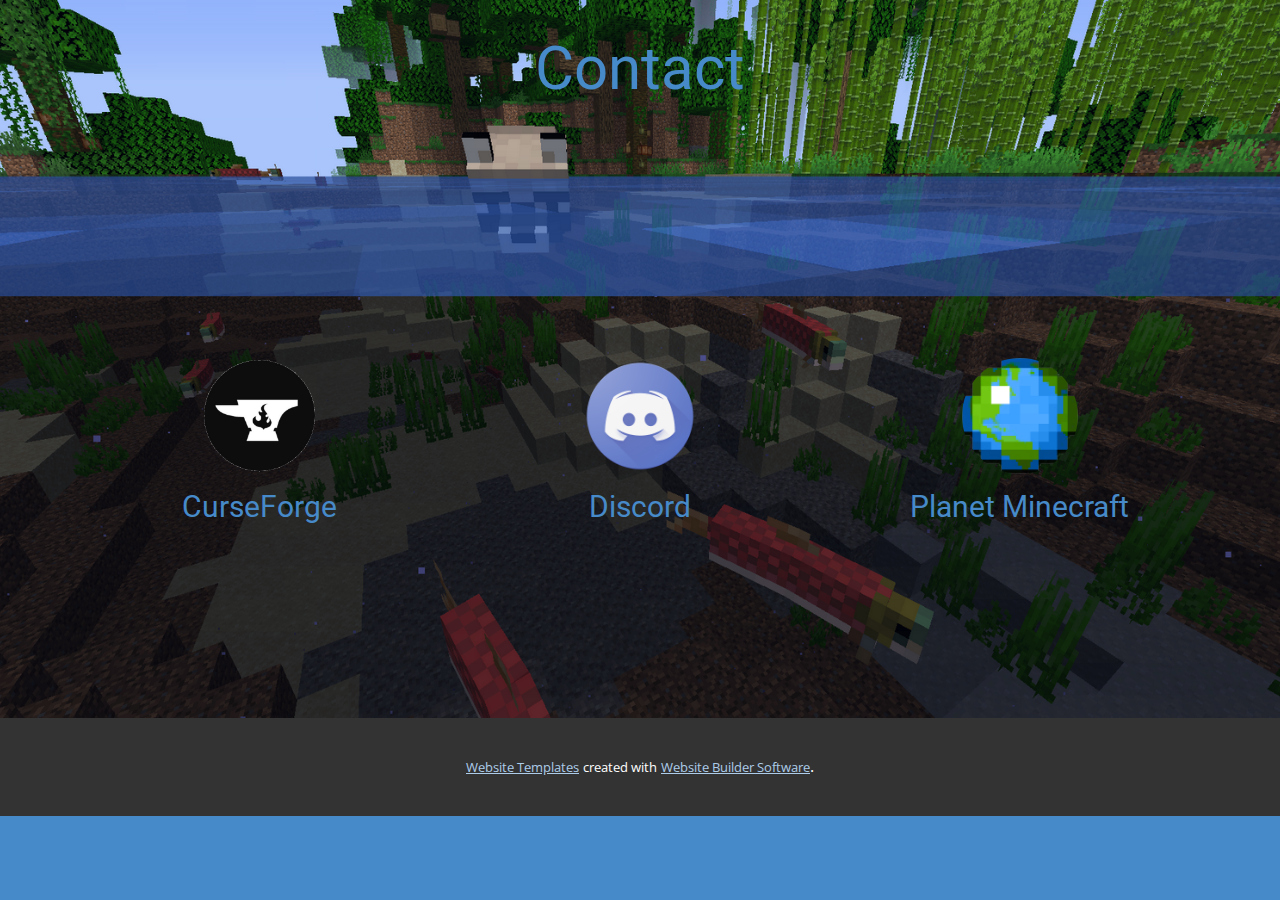
<file: Contact.html>
<!DOCTYPE html>
<html style="font-size: 16px;">
  <head>
    <meta name="viewport" content="width=device-width, initial-scale=1.0">
    <meta charset="utf-8">
    <meta name="keywords" content="Key Features">
    <meta name="description" content="">
    <meta name="page_type" content="np-template-header-footer-from-plugin">
    <title>Contact</title>
    <link rel="stylesheet" href="nicepage.css" media="screen">
<link rel="stylesheet" href="Contact.css" media="screen">
    <script class="u-script" type="text/javascript" src="jquery.js" defer=""></script>
    <script class="u-script" type="text/javascript" src="nicepage.js" defer=""></script>
    <meta name="generator" content="Nicepage 3.18.2, nicepage.com">
    <link id="u-theme-google-font" rel="stylesheet" href="https://fonts.googleapis.com/css?family=Roboto:100,100i,300,300i,400,400i,500,500i,700,700i,900,900i|Open+Sans:300,300i,400,400i,600,600i,700,700i,800,800i">
    
    
    <script type="application/ld+json">{
		"@context": "http://schema.org",
		"@type": "Organization",
		"name": ""
}</script>
    <meta name="theme-color" content="#478ac9">
    <meta property="og:title" content="Contact">
    <meta property="og:type" content="website">
  </head>
  <body class="u-body u-palette-1-base">
    <section class="u-align-center u-clearfix u-image u-section-1" id="sec-fb67" data-image-width="1920" data-image-height="1001">
      <div class="u-clearfix u-sheet u-sheet-1">
        <h1 class="u-text u-text-default u-text-palette-1-base u-text-1">Contact</h1>
        <div class="u-expanded-width u-layout-horizontal u-list u-list-1">
          <div class="u-repeater u-repeater-1">
            <div class="u-container-style u-list-item u-repeater-item">
              <div class="u-container-layout u-similar-container u-valign-top u-container-layout-1"><span class="u-align-center u-file-icon u-icon u-icon-circle u-radius-10 u-text-palette-1-base u-icon-1" data-href="https://www.curseforge.com/members/noxgame1230/projects"><img src="images/20210624_120236.png" alt=""></span>
                <h3 class="u-align-center u-text u-text-custom-color-3 u-text-2">
                  <a class="u-active-none u-border-none u-btn u-button-link u-button-style u-hover-none u-none u-text-palette-1-base u-btn-1" href="https://www.curseforge.com/members/noxgame1230/projects">CurseForge</a>
                </h3>
              </div>
            </div>
            <div class="u-align-center u-container-style u-list-item u-repeater-item">
              <div class="u-container-layout u-similar-container u-valign-top u-container-layout-2"><span class="u-align-center u-file-icon u-icon u-icon-circle u-radius-10 u-text-palette-1-base u-icon-2" data-href="https://discord.gg/Zf4X2puDx2"><img src="images/Discord_logo_okrge.png" alt=""></span>
                <h3 class="u-align-center u-text u-text-custom-color-3 u-text-3">
                  <a class="u-active-none u-border-none u-btn u-button-link u-button-style u-hover-none u-none u-text-palette-1-base u-btn-2" href="https://discord.gg/Zf4X2puDx2">Dis​cord </a>
                </h3>
              </div>
            </div>
            <div class="u-align-center u-container-style u-list-item u-repeater-item">
              <div class="u-container-layout u-similar-container u-valign-top u-container-layout-3"><span class="u-align-center u-file-icon u-icon u-icon-circle u-radius-10 u-text-palette-1-base u-icon-3" data-href="https://www.planetminecraft.com/member/noxgame123/"><img src="images/206-2061916_server-icon-png-minecraft-planetminecraft-logo.png" alt=""></span>
                <h3 class="u-align-center u-text u-text-custom-color-3 u-text-4">
                  <a class="u-active-none u-border-none u-btn u-button-link u-button-style u-hover-none u-none u-text-palette-1-base u-btn-3" href="https://www.planetminecraft.com/member/noxgame123/">Planet Minecraft</a>
                </h3>
              </div>
            </div>
          </div>
          <a class="u-absolute-vcenter u-gallery-nav u-gallery-nav-prev u-grey-70 u-icon-circle u-opacity u-opacity-70 u-spacing-10 u-text-white u-gallery-nav-1" href="#" role="button">
            <span aria-hidden="true">
              <svg viewBox="0 0 451.847 451.847"><path d="M97.141,225.92c0-8.095,3.091-16.192,9.259-22.366L300.689,9.27c12.359-12.359,32.397-12.359,44.751,0
c12.354,12.354,12.354,32.388,0,44.748L173.525,225.92l171.903,171.909c12.354,12.354,12.354,32.391,0,44.744
c-12.354,12.365-32.386,12.365-44.745,0l-194.29-194.281C100.226,242.115,97.141,234.018,97.141,225.92z"></path></svg>
            </span>
            <span class="sr-only">
              <svg viewBox="0 0 451.847 451.847"><path d="M97.141,225.92c0-8.095,3.091-16.192,9.259-22.366L300.689,9.27c12.359-12.359,32.397-12.359,44.751,0
c12.354,12.354,12.354,32.388,0,44.748L173.525,225.92l171.903,171.909c12.354,12.354,12.354,32.391,0,44.744
c-12.354,12.365-32.386,12.365-44.745,0l-194.29-194.281C100.226,242.115,97.141,234.018,97.141,225.92z"></path></svg>
            </span>
          </a>
          <a class="u-absolute-vcenter u-gallery-nav u-gallery-nav-next u-grey-70 u-icon-circle u-opacity u-opacity-70 u-spacing-10 u-text-white u-gallery-nav-2" href="#" role="button">
            <span aria-hidden="true">
              <svg viewBox="0 0 451.846 451.847"><path d="M345.441,248.292L151.154,442.573c-12.359,12.365-32.397,12.365-44.75,0c-12.354-12.354-12.354-32.391,0-44.744
L278.318,225.92L106.409,54.017c-12.354-12.359-12.354-32.394,0-44.748c12.354-12.359,32.391-12.359,44.75,0l194.287,194.284
c6.177,6.18,9.262,14.271,9.262,22.366C354.708,234.018,351.617,242.115,345.441,248.292z"></path></svg>
            </span>
            <span class="sr-only">
              <svg viewBox="0 0 451.846 451.847"><path d="M345.441,248.292L151.154,442.573c-12.359,12.365-32.397,12.365-44.75,0c-12.354-12.354-12.354-32.391,0-44.744
L278.318,225.92L106.409,54.017c-12.354-12.359-12.354-32.394,0-44.748c12.354-12.359,32.391-12.359,44.75,0l194.287,194.284
c6.177,6.18,9.262,14.271,9.262,22.366C354.708,234.018,351.617,242.115,345.441,248.292z"></path></svg>
            </span>
          </a>
        </div>
      </div>
    </section>
    
    
    
    <section class="u-backlink u-clearfix u-grey-80">
      <a class="u-link" href="https://nicepage.com/website-templates" target="_blank">
        <span>Website Templates</span>
      </a>
      <p class="u-text">
        <span>created with</span>
      </p>
      <a class="u-link" href="https://nicepage.com/" target="_blank">
        <span>Website Builder Software</span>
      </a>. 
    </section>
  </body>
</html>
</file>
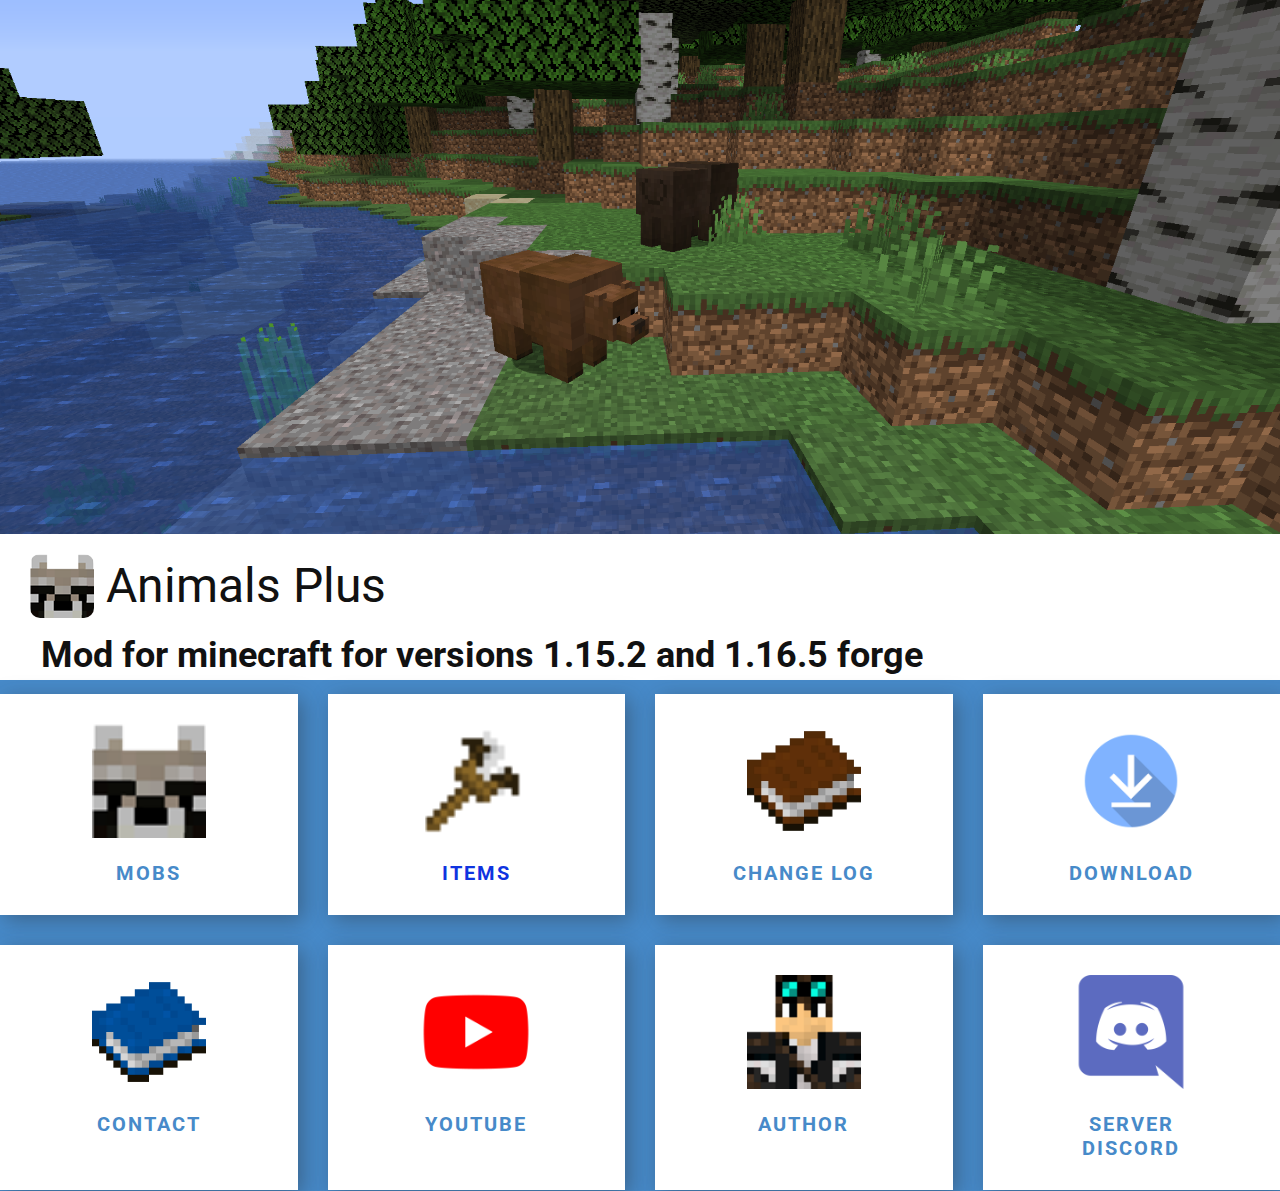
<file: Home.html>
<!DOCTYPE html>
<html style="font-size: 16px;">
  <head>
    <meta name="viewport" content="width=device-width, initial-scale=1.0">
    <meta charset="utf-8">
    <meta name="keywords" content="Animals Plus, Mod for minecraft for versions 1.15.2 and 1.16.5 forge">
    <meta name="description" content="">
    <meta name="page_type" content="np-template-header-footer-from-plugin">
    <title>Home</title>
    <link rel="stylesheet" href="nicepage.css" media="screen">
<link rel="stylesheet" href="Home.css" media="screen">
<link rel="shortcut icon" href="icon.png" />
    <script class="u-script" type="text/javascript" src="jquery.js" defer=""></script>
    <script class="u-script" type="text/javascript" src="nicepage.js" defer=""></script>
    <meta name="generator" content="Nicepage 3.18.2, nicepage.com">
    <link id="u-theme-google-font" rel="stylesheet" href="https://fonts.googleapis.com/css?family=Roboto:100,100i,300,300i,400,400i,500,500i,700,700i,900,900i|Open+Sans:300,300i,400,400i,600,600i,700,700i,800,800i">
    
    
    <script type="application/ld+json">{
		"@context": "http://schema.org",
		"@type": "Organization",
		"name": ""
}</script>
    <meta name="theme-color" content="#478ac9">
    <meta property="og:title" content="Home">
    <meta property="og:type" content="website">
  </head>
  <body class="u-body">
    <section class="u-clearfix u-grey-5 u-section-1" id="carousel_2e33">
      <div class="u-absolute-hcenter-md u-absolute-hcenter-sm u-absolute-hcenter-xs u-expanded u-palette-1-base u-shape u-shape-rectangle u-shape-1"></div>
      <img class="u-expanded-width u-image u-image-1" src="images/2021-06-23_12.png" data-image-width="1600" data-image-height="834">
      <div class="u-align-left u-container-style u-group u-white u-group-1">
        <div class="u-container-layout u-container-layout-1">
          <img class="u-image u-image-round u-preserve-proportions u-radius-10 u-image-2" src="images/637537427555708244.png?rand=3f7e" alt="" data-image-width="64" data-image-height="64">
          <h2 class="u-text u-text-1">Animals Plus</h2>
          <h2 class="u-text u-text-2">Mod for minecraft for versions 1.15.2 and 1.16.5 forge<br>
          </h2>
        </div>
      </div>
      <div class="u-expanded-width u-list u-list-1">
        <div class="u-repeater u-repeater-1">
          <div class="u-container-style u-list-item u-repeater-item u-video-cover u-white u-list-item-1" data-href="Mobs.html" data-page-id="531124518">
            <div class="u-container-layout u-similar-container u-valign-top u-container-layout-2"><span class="u-file-icon u-icon u-icon-rectangle u-icon-1" data-href="Mobs.html" data-page-id="531124518"><img src="images/637537427555708244.png" alt=""></span>
              <h4 class="u-align-center u-text u-text-custom-color-1 u-text-3">
                <a class="u-active-none u-border-none u-btn u-button-link u-button-style u-hover-none u-none u-text-palette-1-base u-btn-1" href="Mobs.html" data-page-id="531124518">Mobs</a>
              </h4>
            </div>
          </div>
          <div class="u-align-center u-container-style u-list-item u-repeater-item u-video-cover u-white u-list-item-2">
            <div class="u-container-layout u-similar-container u-valign-top u-container-layout-3"><span class="u-file-icon u-icon u-icon-rectangle u-icon-2"><img src="images/123.png" alt=""></span>
              <h4 class="u-align-center u-text u-text-custom-color-1 u-text-4">items</h4>
            </div>
          </div>
          <div class="u-align-center u-container-style u-list-item u-repeater-item u-video-cover u-white u-list-item-3" data-href="CHANGE-LOG.html" data-page-id="2320202214">
            <div class="u-container-layout u-similar-container u-valign-top u-container-layout-4"><span class="u-file-icon u-icon u-icon-rectangle u-icon-3" data-href="CHANGE-LOG.html" data-page-id="2320202214"><img src="images/log.png" alt=""></span>
              <h4 class="u-align-center u-text u-text-custom-color-1 u-text-5">
                <a class="u-active-none u-border-none u-btn u-button-link u-button-style u-hover-none u-none u-text-palette-1-base u-btn-2" href="CHANGE-LOG.html" data-page-id="2320202214">Change log</a>
              </h4>
            </div>
          </div>
          <div class="u-align-center u-container-style u-list-item u-repeater-item u-video-cover u-white u-list-item-4" data-href="https://www.curseforge.com/minecraft/mc-mods/animals-plus/files" data-target="_blank">
            <div class="u-container-layout u-similar-container u-valign-top u-container-layout-5"><span class="u-file-icon u-icon u-icon-rectangle u-icon-4" data-href="https://www.curseforge.com/minecraft/mc-mods/animals-plus/files" data-target="_blank"><img src="images/unnamed.png" alt=""></span>
              <h4 class="u-align-center u-text u-text-custom-color-1 u-text-6">
                <a class="u-active-none u-border-none u-btn u-button-link u-button-style u-hover-none u-none u-text-palette-1-base u-btn-3" href="https://www.curseforge.com/minecraft/mc-mods/animals-plus/files" target="_blank">Download</a>
              </h4>
            </div>
          </div>
          <div class="u-align-center u-container-style u-list-item u-repeater-item u-video-cover u-white u-list-item-5" data-href="Contact.html" data-page-id="661429160">
            <div class="u-container-layout u-similar-container u-valign-top u-container-layout-6"><span class="u-file-icon u-icon u-icon-rectangle u-icon-5" data-href="Contact.html" data-page-id="661429160" data-target="_blank"><img src="images/2021-06-24_10.54.00.jpg" alt=""></span>
              <h4 class="u-align-center u-text u-text-custom-color-1 u-text-7">
                <a class="u-active-none u-border-none u-btn u-button-link u-button-style u-hover-none u-none u-text-palette-1-base u-btn-4" href="Contact.html" data-page-id="661429160" target="_blank">Contact</a>
              </h4>
            </div>
          </div>
          <div class="u-align-center u-container-style u-list-item u-repeater-item u-video-cover u-white u-list-item-6" data-href="https://www.youtube.com/playlist?list=PLyMdJO43SpjPPXoDV9eFtKrUjbxL6yebN" data-target="_blank">
            <div class="u-container-layout u-similar-container u-valign-top u-container-layout-7"><span class="u-file-icon u-icon u-icon-rectangle u-icon-6" data-href="https://www.youtube.com/playlist?list=PLyMdJO43SpjPPXoDV9eFtKrUjbxL6yebN" data-target="_blank"><img src="images/unnamed1.png" alt=""></span>
              <h4 class="u-align-center u-text u-text-custom-color-1 u-text-8">
                <a class="u-active-none u-border-none u-btn u-button-link u-button-style u-hover-none u-none u-text-palette-1-base u-btn-5" href="https://www.youtube.com/playlist?list=PLyMdJO43SpjPPXoDV9eFtKrUjbxL6yebN" target="_blank">YouTube</a>
              </h4>
            </div>
          </div>
          <div class="u-align-center u-container-style u-list-item u-repeater-item u-video-cover u-white u-list-item-7" data-href="Author.html" data-page-id="25162995">
            <div class="u-container-layout u-similar-container u-valign-top u-container-layout-8"><span class="u-file-icon u-icon u-icon-rectangle u-icon-7" data-href="Author.html" data-page-id="25162995"><img src="images/f326760f-4ddb-4524-a5f4-746518c701e4-profile_image-300x300.png" alt=""></span>
              <h4 class="u-align-center u-text u-text-custom-color-1 u-text-9">
                <a class="u-active-none u-border-none u-btn u-button-link u-button-style u-hover-none u-none u-text-palette-1-base u-btn-6" href="Author.html" data-page-id="25162995">author</a>
              </h4>
            </div>
          </div>
          <div class="u-align-center u-container-style u-list-item u-repeater-item u-video-cover u-white u-list-item-8" data-href="https://discord.com/invite/Zf4X2puDx2" data-target="_blank">
            <div class="u-container-layout u-similar-container u-valign-top u-container-layout-9"><span class="u-file-icon u-icon u-icon-rectangle u-icon-8" data-href="https://discord.com/invite/Zf4X2puDx2" data-target="_blank"><img src="images/2111370.png" alt=""></span>
              <h4 class="u-align-center u-text u-text-custom-color-1 u-text-10">
                <a class="u-active-none u-border-none u-btn u-button-link u-button-style u-hover-none u-none u-text-palette-1-base u-btn-7" href="https://discord.com/invite/Zf4X2puDx2" target="_blank">Server discord</a>
              </h4>
            </div>
          </div>
        </div>
      </div>
    </section>
  </body>
</html>
</file>
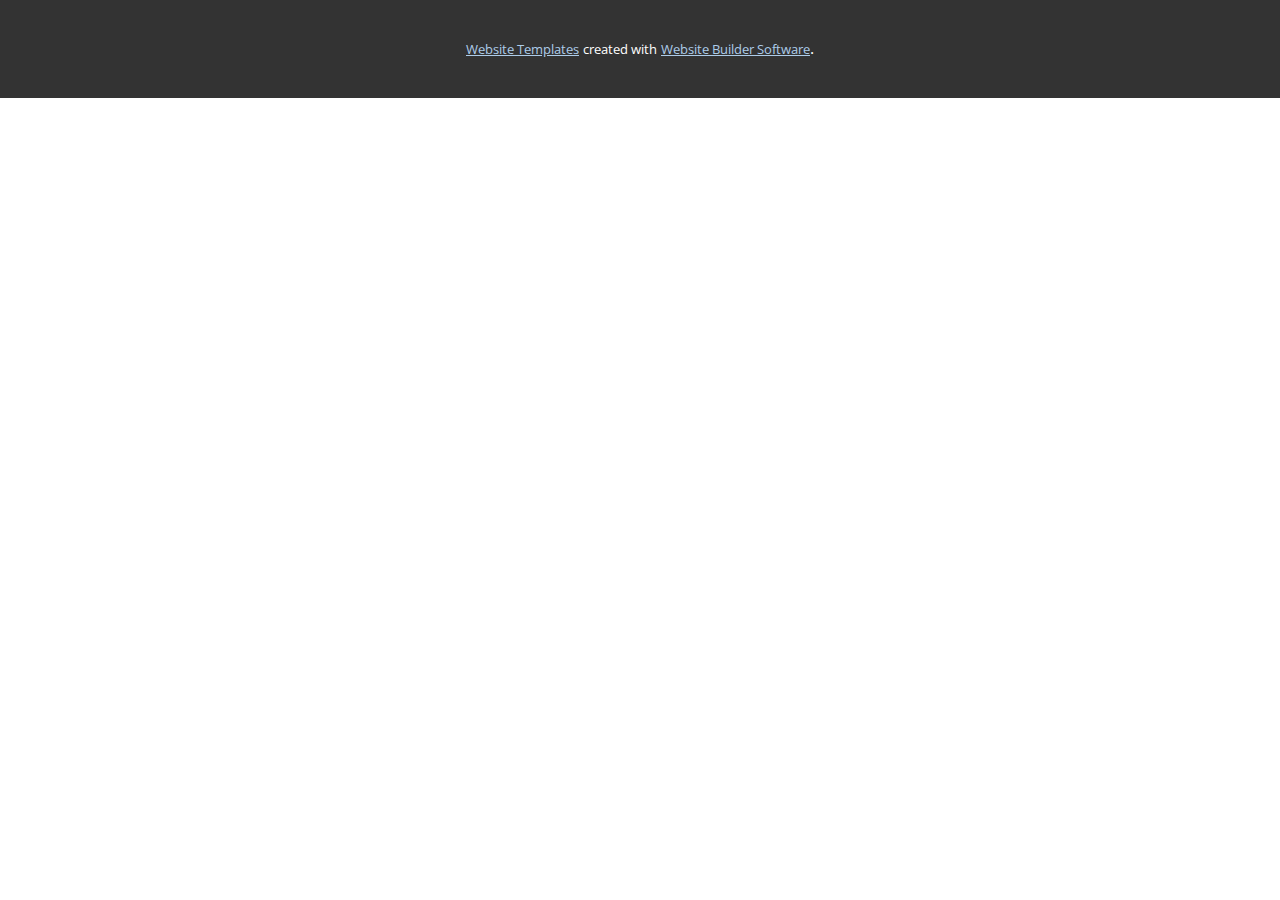
<file: Mobs.html>
<!DOCTYPE html>
<html style="font-size: 16px;">
  <head>
    <meta name="viewport" content="width=device-width, initial-scale=1.0">
    <meta charset="utf-8">
    <meta name="keywords" content="">
    <meta name="description" content="">
    <meta name="page_type" content="np-template-header-footer-from-plugin">
    <title>Mobs</title>
    <link rel="stylesheet" href="nicepage.css" media="screen">
<link rel="stylesheet" href="Mobs.css" media="screen">
    <script class="u-script" type="text/javascript" src="jquery.js" defer=""></script>
    <script class="u-script" type="text/javascript" src="nicepage.js" defer=""></script>
    <meta name="generator" content="Nicepage 3.18.2, nicepage.com">
    <link id="u-theme-google-font" rel="stylesheet" href="https://fonts.googleapis.com/css?family=Roboto:100,100i,300,300i,400,400i,500,500i,700,700i,900,900i|Open+Sans:300,300i,400,400i,600,600i,700,700i,800,800i">
    
    <script type="application/ld+json">{
		"@context": "http://schema.org",
		"@type": "Organization",
		"name": ""
}</script>
    <meta name="theme-color" content="#478ac9">
    <meta property="og:title" content="Mobs">
    <meta property="og:type" content="website">
  </head>
  <body class="u-body"> 
    
    
    
    <section class="u-backlink u-clearfix u-grey-80">
      <a class="u-link" href="https://nicepage.com/website-templates" target="_blank">
        <span>Website Templates</span>
      </a>
      <p class="u-text">
        <span>created with</span>
      </p>
      <a class="u-link" href="https://nicepage.com/" target="_blank">
        <span>Website Builder Software</span>
      </a>. 
    </section>
  </body>
</html>
</file>
